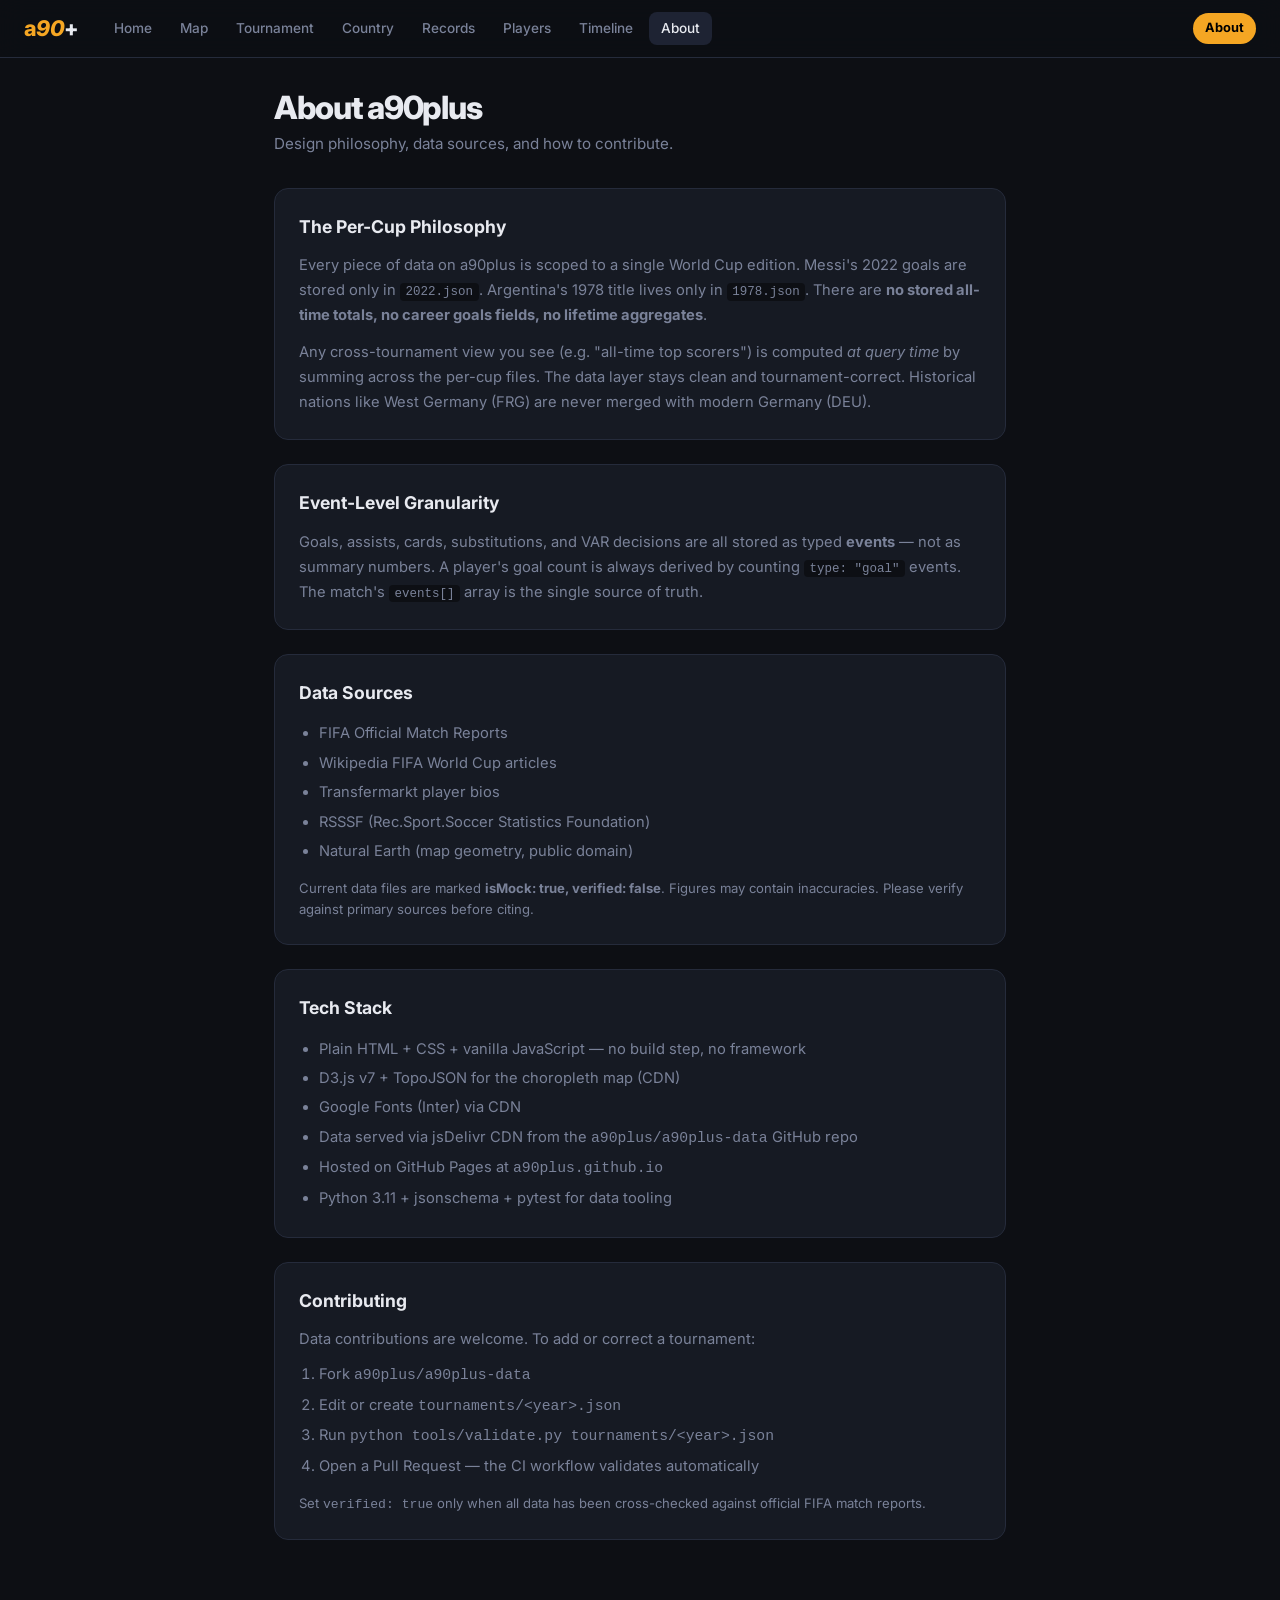
<file: pages/about.html>
<!DOCTYPE html>
<html lang="en">
<head>
  <meta charset="UTF-8"><meta name="viewport" content="width=device-width, initial-scale=1">
  <title>About — a90plus</title>
  <link href="https://fonts.googleapis.com/css2?family=Inter:wght@400;500;600;700;800&display=swap" rel="stylesheet">
  <link rel="stylesheet" href="../assets/css/styles.css">
</head>
<body>
  <nav class="nav">
    <div class="nav-logo">a<em style="color:var(--accent)">90</em><span style="color:var(--text)">+</span></div>
    <ul class="nav-links">
      <li><a href="../index.html">Home</a></li><li><a href="world-map.html">Map</a></li>
      <li><a href="tournament.html">Tournament</a></li><li><a href="country.html">Country</a></li>
      <li><a href="records.html">Records</a></li><li><a href="players.html">Players</a></li>
      <li><a href="timeline.html">Timeline</a></li><li><a href="about.html">About</a></li>
    </ul>
    <div class="nav-spacer"></div>
    <div class="nav-year-pill">About</div>
  </nav>
  <div class="page" style="max-width:780px">
    <div class="page-header">
      <h1 class="page-title">About a90plus</h1>
      <p class="page-subtitle">Design philosophy, data sources, and how to contribute.</p>
    </div>

    <div class="card" style="margin-bottom:1.5rem">
      <h2 style="font-size:1.1rem;font-weight:700;margin-bottom:.75rem">The Per-Cup Philosophy</h2>
      <p style="color:var(--text-muted);font-size:.92rem;line-height:1.7">
        Every piece of data on a90plus is scoped to a single World Cup edition.
        Messi's 2022 goals are stored only in <code style="background:var(--bg);padding:.1rem .35rem;border-radius:4px;font-family:var(--font-mono);font-size:.85em">2022.json</code>.
        Argentina's 1978 title lives only in <code style="background:var(--bg);padding:.1rem .35rem;border-radius:4px;font-family:var(--font-mono);font-size:.85em">1978.json</code>.
        There are <strong>no stored all-time totals, no career goals fields, no lifetime aggregates</strong>.
      </p>
      <p style="color:var(--text-muted);font-size:.92rem;line-height:1.7;margin-top:.75rem">
        Any cross-tournament view you see (e.g. "all-time top scorers") is computed <em>at query time</em>
        by summing across the per-cup files. The data layer stays clean and tournament-correct.
        Historical nations like West Germany (FRG) are never merged with modern Germany (DEU).
      </p>
    </div>

    <div class="card" style="margin-bottom:1.5rem">
      <h2 style="font-size:1.1rem;font-weight:700;margin-bottom:.75rem">Event-Level Granularity</h2>
      <p style="color:var(--text-muted);font-size:.92rem;line-height:1.7">
        Goals, assists, cards, substitutions, and VAR decisions are all stored as typed
        <strong>events</strong> — not as summary numbers. A player's goal count is always derived by
        counting <code style="background:var(--bg);padding:.1rem .35rem;border-radius:4px;font-family:var(--font-mono);font-size:.85em">type: "goal"</code> events.
        The match's <code style="background:var(--bg);padding:.1rem .35rem;border-radius:4px;font-family:var(--font-mono);font-size:.85em">events[]</code> array is the single source of truth.
      </p>
    </div>

    <div class="card" style="margin-bottom:1.5rem">
      <h2 style="font-size:1.1rem;font-weight:700;margin-bottom:.75rem">Data Sources</h2>
      <ul style="color:var(--text-muted);font-size:.92rem;line-height:2;padding-left:1.25rem">
        <li>FIFA Official Match Reports</li>
        <li>Wikipedia FIFA World Cup articles</li>
        <li>Transfermarkt player bios</li>
        <li>RSSSF (Rec.Sport.Soccer Statistics Foundation)</li>
        <li>Natural Earth (map geometry, public domain)</li>
      </ul>
      <p style="color:var(--text-muted);font-size:.82rem;margin-top:.75rem">
        Current data files are marked <strong>isMock: true, verified: false</strong>. Figures may contain inaccuracies.
        Please verify against primary sources before citing.
      </p>
    </div>

    <div class="card" style="margin-bottom:1.5rem">
      <h2 style="font-size:1.1rem;font-weight:700;margin-bottom:.75rem">Tech Stack</h2>
      <ul style="color:var(--text-muted);font-size:.92rem;line-height:2;padding-left:1.25rem">
        <li>Plain HTML + CSS + vanilla JavaScript — no build step, no framework</li>
        <li>D3.js v7 + TopoJSON for the choropleth map (CDN)</li>
        <li>Google Fonts (Inter) via CDN</li>
        <li>Data served via jsDelivr CDN from the <code style="font-family:var(--font-mono)">a90plus/a90plus-data</code> GitHub repo</li>
        <li>Hosted on GitHub Pages at <code style="font-family:var(--font-mono)">a90plus.github.io</code></li>
        <li>Python 3.11 + jsonschema + pytest for data tooling</li>
      </ul>
    </div>

    <div class="card">
      <h2 style="font-size:1.1rem;font-weight:700;margin-bottom:.75rem">Contributing</h2>
      <p style="color:var(--text-muted);font-size:.92rem;line-height:1.7">
        Data contributions are welcome. To add or correct a tournament:
      </p>
      <ol style="color:var(--text-muted);font-size:.92rem;line-height:2;padding-left:1.25rem;margin-top:.5rem">
        <li>Fork <code style="font-family:var(--font-mono)">a90plus/a90plus-data</code></li>
        <li>Edit or create <code style="font-family:var(--font-mono)">tournaments/&lt;year&gt;.json</code></li>
        <li>Run <code style="font-family:var(--font-mono)">python tools/validate.py tournaments/&lt;year&gt;.json</code></li>
        <li>Open a Pull Request — the CI workflow validates automatically</li>
      </ol>
      <p style="color:var(--text-muted);font-size:.82rem;margin-top:.75rem">
        Set <code style="font-family:var(--font-mono)">verified: true</code> only when all data has been
        cross-checked against official FIFA match reports.
      </p>
    </div>
  </div>
  <script src="../assets/js/ui.js"></script>
</body>
</html>
</file>
<file: assets/css/styles.css>
/* ─── Design tokens ─────────────────────────────────────────── */
:root {
  --bg:         #0d0f14;
  --bg-card:    #161a23;
  --bg-hover:   #1e2333;
  --border:     #252b3b;
  --accent:     #f5a623;
  --accent-dim: #c47e0e;
  --green:      #27ae60;
  --red:        #e74c3c;
  --text:       #e8eaf0;
  --text-muted: #7a8299;
  --text-dim:   #4a5168;
  --font-sans:  'Inter', 'Segoe UI', system-ui, sans-serif;
  --font-mono:  'JetBrains Mono', 'Fira Code', monospace;
  --radius:     8px;
  --radius-lg:  14px;
  --shadow:     0 4px 24px rgba(0,0,0,.45);
  --nav-h:      58px;
}

/* ─── Reset ────────────────────────────────────────────────── */
*, *::before, *::after { box-sizing: border-box; margin: 0; padding: 0; }
html { scroll-behavior: smooth; font-size: 16px; }
body {
  background: var(--bg);
  color: var(--text);
  font-family: var(--font-sans);
  line-height: 1.6;
  min-height: 100vh;
}
a { color: var(--accent); text-decoration: none; }
a:hover { text-decoration: underline; }
img, svg { display: block; max-width: 100%; }
button { cursor: pointer; font-family: inherit; }

/* ─── Nav ──────────────────────────────────────────────────── */
.nav {
  position: sticky; top: 0; z-index: 100;
  height: var(--nav-h);
  background: rgba(13,15,20,.92);
  backdrop-filter: blur(12px);
  border-bottom: 1px solid var(--border);
  display: flex; align-items: center;
  padding: 0 1.5rem;
  gap: 1.5rem;
}
.nav-logo {
  font-size: 1.35rem; font-weight: 800;
  letter-spacing: -.03em; color: var(--accent);
  white-space: nowrap;
}
.nav-logo span { color: var(--text); }
.nav-links {
  display: flex; gap: .25rem;
  list-style: none; flex-wrap: wrap;
}
.nav-links a {
  display: block; padding: .35rem .75rem;
  border-radius: var(--radius);
  font-size: .85rem; font-weight: 500;
  color: var(--text-muted);
  transition: background .15s, color .15s;
}
.nav-links a:hover,
.nav-links a.active { background: var(--bg-hover); color: var(--text); text-decoration: none; }
.nav-spacer { flex: 1; }
.nav-year-pill {
  background: var(--accent); color: #000;
  font-weight: 700; font-size: .8rem;
  padding: .3rem .75rem; border-radius: 999px;
  white-space: nowrap;
}

/* ─── Year Selector ─────────────────────────────────────────── */
.year-bar {
  background: var(--bg-card);
  border-bottom: 1px solid var(--border);
  padding: .6rem 1.5rem;
  display: flex; align-items: center; gap: 1rem;
  flex-wrap: wrap;
}
.year-bar-label {
  font-size: .75rem; font-weight: 600;
  color: var(--text-muted); text-transform: uppercase; letter-spacing: .08em;
}
.year-selector {
  display: flex; gap: .35rem; flex-wrap: wrap;
}
.year-btn {
  background: none; border: 1px solid var(--border);
  color: var(--text-muted); border-radius: var(--radius);
  padding: .25rem .65rem; font-size: .82rem; font-weight: 500;
  transition: all .15s;
}
.year-btn:hover { border-color: var(--accent); color: var(--accent); }
.year-btn.active {
  background: var(--accent); border-color: var(--accent);
  color: #000; font-weight: 700;
}

/* ─── Layout ────────────────────────────────────────────────── */
.page { max-width: 1260px; margin: 0 auto; padding: 2rem 1.5rem 4rem; }
.page-header { margin-bottom: 2rem; }
.page-title {
  font-size: 2rem; font-weight: 800;
  letter-spacing: -.04em; line-height: 1.1;
}
.page-subtitle { color: var(--text-muted); margin-top: .4rem; font-size: .95rem; }
.section-title {
  font-size: 1rem; font-weight: 700;
  text-transform: uppercase; letter-spacing: .1em;
  color: var(--text-muted); margin-bottom: 1rem;
}

/* ─── Cards ─────────────────────────────────────────────────── */
.card {
  background: var(--bg-card); border: 1px solid var(--border);
  border-radius: var(--radius-lg); padding: 1.5rem;
}
.card + .card { margin-top: 1rem; }

/* ─── Grid ──────────────────────────────────────────────────── */
.grid-2 { display: grid; gap: 1rem; grid-template-columns: repeat(auto-fill, minmax(280px, 1fr)); }
.grid-3 { display: grid; gap: 1rem; grid-template-columns: repeat(auto-fill, minmax(220px, 1fr)); }
.grid-4 { display: grid; gap: 1rem; grid-template-columns: repeat(auto-fill, minmax(180px, 1fr)); }

/* ─── Table ─────────────────────────────────────────────────── */
.table-wrap { overflow-x: auto; }
table {
  width: 100%; border-collapse: collapse;
  font-size: .88rem;
}
th {
  text-align: left; font-weight: 600;
  font-size: .75rem; text-transform: uppercase; letter-spacing: .07em;
  color: var(--text-muted); padding: .6rem 1rem;
  border-bottom: 1px solid var(--border);
}
td { padding: .7rem 1rem; border-bottom: 1px solid var(--border); }
tr:last-child td { border-bottom: none; }
tr:hover td { background: var(--bg-hover); }
td.num { text-align: right; font-variant-numeric: tabular-nums; }

/* ─── Stat pills ────────────────────────────────────────────── */
.badge {
  display: inline-block; padding: .15rem .55rem;
  border-radius: 999px; font-size: .75rem; font-weight: 700;
}
.badge-gold   { background: #f5a62322; color: var(--accent); }
.badge-green  { background: #27ae6022; color: var(--green); }
.badge-red    { background: #e74c3c22; color: var(--red); }
.badge-blue   { background: #3498db22; color: #3498db; }
.badge-muted  { background: var(--border); color: var(--text-muted); }

/* ─── Flag + name inline ─────────────────────────────────────── */
.iso-cell { display: flex; align-items: center; gap: .5rem; }
.iso-flag { font-size: 1.25rem; line-height: 1; }
.iso-name { font-weight: 500; }

/* ─── Tooltip ───────────────────────────────────────────────── */
.tooltip {
  position: fixed; pointer-events: none;
  background: var(--bg-card); border: 1px solid var(--border);
  border-radius: var(--radius); padding: .6rem .9rem;
  font-size: .82rem; box-shadow: var(--shadow);
  max-width: 220px; z-index: 999;
  opacity: 0; transition: opacity .12s;
}
.tooltip.visible { opacity: 1; }
.tooltip-title { font-weight: 700; margin-bottom: .25rem; color: var(--accent); }
.tooltip-row { display: flex; justify-content: space-between; gap: 1rem; color: var(--text-muted); }
.tooltip-row span:last-child { color: var(--text); font-weight: 600; }

/* ─── Map ───────────────────────────────────────────────────── */
#map-container {
  width: 100%; aspect-ratio: 2/1;
  background: var(--bg-card);
  border: 1px solid var(--border);
  border-radius: var(--radius-lg);
  overflow: hidden; position: relative;
}
.country-path { cursor: pointer; transition: opacity .1s; }
.country-path:hover { opacity: .8; }
.map-legend {
  display: flex; gap: .5rem; flex-wrap: wrap;
  margin-top: 1rem; align-items: center;
}
.legend-item { display: flex; align-items: center; gap: .4rem; font-size: .8rem; color: var(--text-muted); }
.legend-swatch { width: 14px; height: 14px; border-radius: 3px; flex-shrink: 0; }

/* ─── Search box ─────────────────────────────────────────────── */
.search-wrap { position: relative; margin-bottom: 1rem; }
.search-input {
  width: 100%; background: var(--bg-card);
  border: 1px solid var(--border); border-radius: var(--radius);
  color: var(--text); padding: .6rem 1rem .6rem 2.5rem;
  font-size: .9rem; font-family: inherit;
  outline: none; transition: border-color .15s;
}
.search-input:focus { border-color: var(--accent); }
.search-icon {
  position: absolute; left: .75rem; top: 50%;
  transform: translateY(-50%); color: var(--text-muted);
  pointer-events: none;
}

/* ─── Country profile card ───────────────────────────────────── */
.profile-flag { font-size: 4rem; line-height: 1; margin-bottom: .5rem; }
.profile-name { font-size: 1.6rem; font-weight: 800; }
.profile-meta { color: var(--text-muted); font-size: .9rem; margin-top: .25rem; }
.stat-grid {
  display: grid; grid-template-columns: repeat(auto-fill, minmax(110px, 1fr));
  gap: .75rem; margin-top: 1rem;
}
.stat-box {
  background: var(--bg); border: 1px solid var(--border);
  border-radius: var(--radius); padding: .75rem;
  text-align: center;
}
.stat-box-val { font-size: 1.6rem; font-weight: 800; color: var(--accent); }
.stat-box-label { font-size: .72rem; color: var(--text-muted); margin-top: .2rem; text-transform: uppercase; letter-spacing: .07em; }

/* ─── Timeline ───────────────────────────────────────────────── */
.timeline { position: relative; padding-left: 2rem; }
.timeline::before {
  content: ''; position: absolute; left: .65rem; top: 0; bottom: 0;
  width: 2px; background: var(--border);
}
.timeline-item {
  position: relative; margin-bottom: 1.5rem;
}
.timeline-item::before {
  content: ''; position: absolute;
  left: -1.56rem; top: .45rem;
  width: 10px; height: 10px;
  border-radius: 50%; background: var(--accent);
  border: 2px solid var(--bg);
}
.timeline-year { font-weight: 800; color: var(--accent); font-size: 1.1rem; }
.timeline-detail { color: var(--text-muted); font-size: .9rem; }

/* ─── Loading / error states ─────────────────────────────────── */
.state-box {
  text-align: center; padding: 4rem 1rem;
  color: var(--text-muted); font-size: .95rem;
}
.state-box .icon { font-size: 2.5rem; margin-bottom: .75rem; }
.state-box.error .icon { color: var(--red); }
.spinner {
  width: 36px; height: 36px;
  border: 3px solid var(--border);
  border-top-color: var(--accent);
  border-radius: 50%;
  animation: spin .7s linear infinite;
  margin: 0 auto 1rem;
}
@keyframes spin { to { transform: rotate(360deg); } }

/* ─── Bracket ────────────────────────────────────────────────── */
.bracket { display: flex; gap: 1.5rem; overflow-x: auto; padding-bottom: 1rem; }
.bracket-round { display: flex; flex-direction: column; gap: 1rem; min-width: 180px; }
.bracket-round-title {
  font-size: .72rem; text-transform: uppercase;
  letter-spacing: .1em; color: var(--text-muted);
  font-weight: 700; margin-bottom: .25rem;
}
.bracket-match {
  background: var(--bg-card); border: 1px solid var(--border);
  border-radius: var(--radius); overflow: hidden;
}
.bracket-team {
  display: flex; align-items: center; justify-content: space-between;
  padding: .4rem .75rem; font-size: .85rem;
  border-bottom: 1px solid var(--border);
  gap: .5rem;
}
.bracket-team:last-child { border-bottom: none; }
.bracket-team.winner { background: var(--bg-hover); color: var(--accent); font-weight: 700; }
.bracket-score { font-weight: 700; font-variant-numeric: tabular-nums; }

/* ─── Event timeline ─────────────────────────────────────────── */
.event-list { display: flex; flex-direction: column; gap: .5rem; }
.event-row {
  display: flex; align-items: flex-start; gap: .75rem;
  font-size: .85rem;
}
.event-min {
  font-weight: 700; color: var(--text-muted);
  min-width: 2.8rem; text-align: right;
  font-variant-numeric: tabular-nums;
}
.event-icon { font-size: 1rem; min-width: 1.2rem; text-align: center; }
.event-desc { color: var(--text); flex: 1; }
.event-sub { color: var(--text-muted); font-size: .8rem; }

/* ─── Responsive ─────────────────────────────────────────────── */
@media (max-width: 640px) {
  .page { padding: 1rem 1rem 3rem; }
  .page-title { font-size: 1.5rem; }
  .nav-links { display: none; }
  .grid-2, .grid-3, .grid-4 { grid-template-columns: 1fr; }
}
</file>
